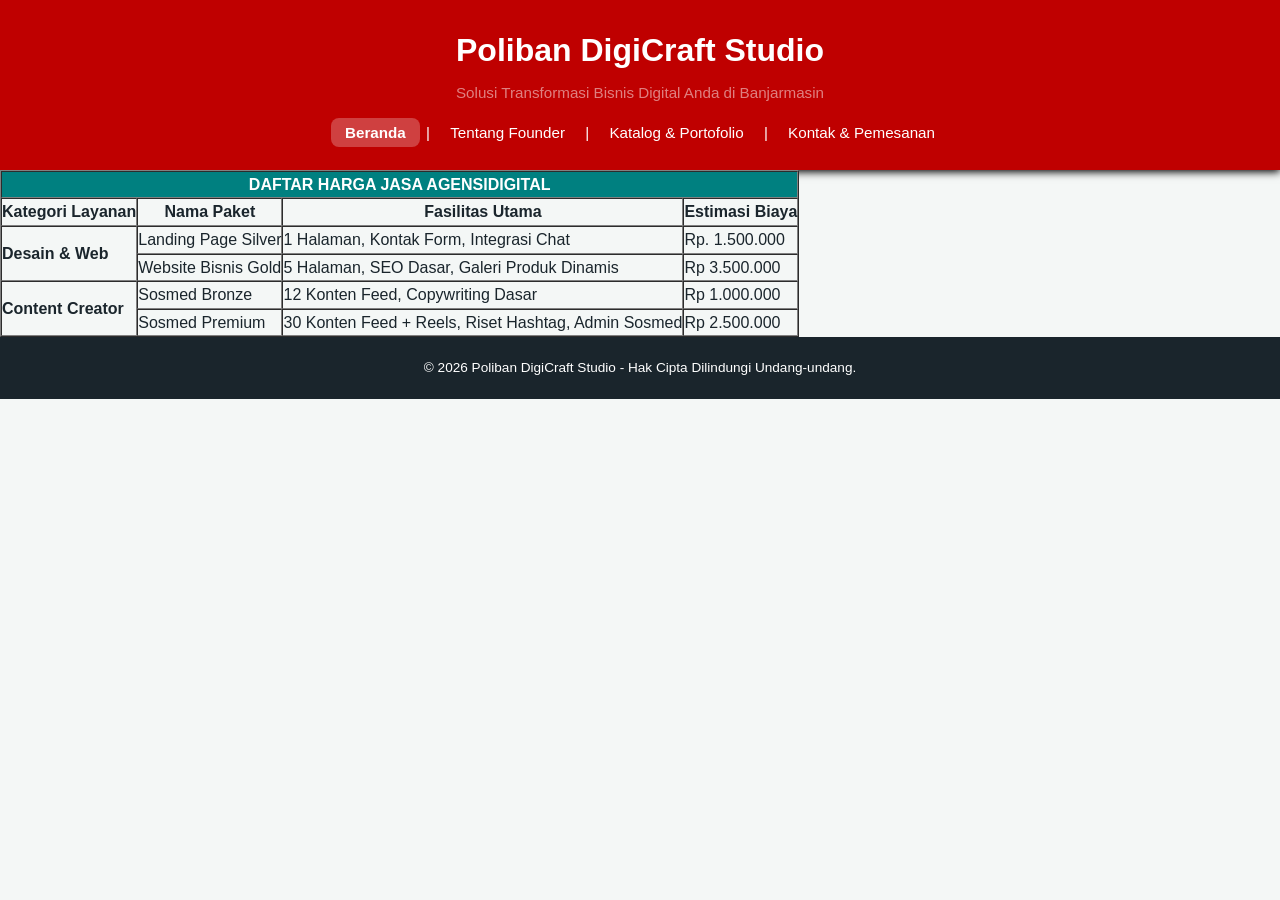
<file: index.html>
<!DOCTYPE html>
<html lang="id">

<head>
    <meta charset="UTF-8">
    <meta name="viewport" content="width=device-width, initial-scale=1.0">
    <title>Katalog Jasa & Portofolio - Poliban DigiCraft Studio</title>
    <!-- 1. MENGHUBUNGKAN EXTERNAL CSS GLOBAL-->
    <link rel="stylesheet" href="style.css">
</head>

<body>
    <!-- BAGIAN HEADER  NAVIGASI GLOBAL -->
    <header>
        <div class="container">
            <h1>Poliban DigiCraft Studio</h1>
            <p>Solusi Transformasi Bisnis Digital Anda di Banjarmasin</p>
            <nav>
                <a href="index.html" class="active"><b>Beranda</b></a> |
                <a href="tentang.html">Tentang Founder</a> |
                <a href="produk.html">Katalog & Portofolio</a> |
                <a href="kontak.html">Kontak & Pemesanan</a>
            </nav>
        </div>
    </header>
    <section>
        <table border="1" cellpadding="8" cellspacing="0">
            <thead>
                <tr bgcolor="#008080">
                    <!-- Judul Tabel Menggunakan Colspan agar memanjang di 4 kolom-->
                    <th colspan="4">
                        <font color="white">DAFTAR HARGA JASA AGENSIDIGITAL</font>
                    </th>
                </tr>
                <tr bgcolor="#F4F7F6">
                    <th>Kategori Layanan</th>
                    <th>Nama Paket</th>
                    <th>Fasilitas Utama</th>
                    <th>Estimasi Biaya</th>
                </tr>
            </thead>
            <tbody>
                <tr>
                    <!-- Kategori Web Menggabungkan 2 Baris Vertikal Menggunakan Rowspan-->
                    <td rowspan="2"><b>Desain & Web</b></td>
                    <td>Landing Page Silver</td>
                    <td>1 Halaman, Kontak Form, Integrasi Chat</td>
                    <td>Rp. 1.500.000</td>
                </tr>
                <tr>
                    <td>Website Bisnis Gold</td>
                    <td>5 Halaman, SEO Dasar, Galeri Produk Dinamis</td>
                    <td>Rp 3.500.000</td>
                </tr>
                <tr>
                    <!-- Kategori Content Menggabungkan 2 Baris Vertikal Menggunakan Rowspan-->
                    <td rowspan="2"><b>Content Creator</b></td>
                    <td>Sosmed Bronze</td>
                    <td>12 Konten Feed, Copywriting Dasar</td>
                    <td>Rp 1.000.000</td>
                </tr>
                <tr>
                    <td>Sosmed Premium</td>
                    <td>30 Konten Feed + Reels, Riset Hashtag, Admin Sosmed</td>
                    <td>Rp 2.500.000</td>
                </tr>
            </tbody>
        </table>
    </section>

    <!-- FOOTER GLOBAL -->
    <footer>
        <div class="container">
            <p>&copy; 2026 Poliban DigiCraft Studio - Hak Cipta Dilindungi Undang-undang.</p>
        </div>
    </footer>
</body>

</html>
</file>
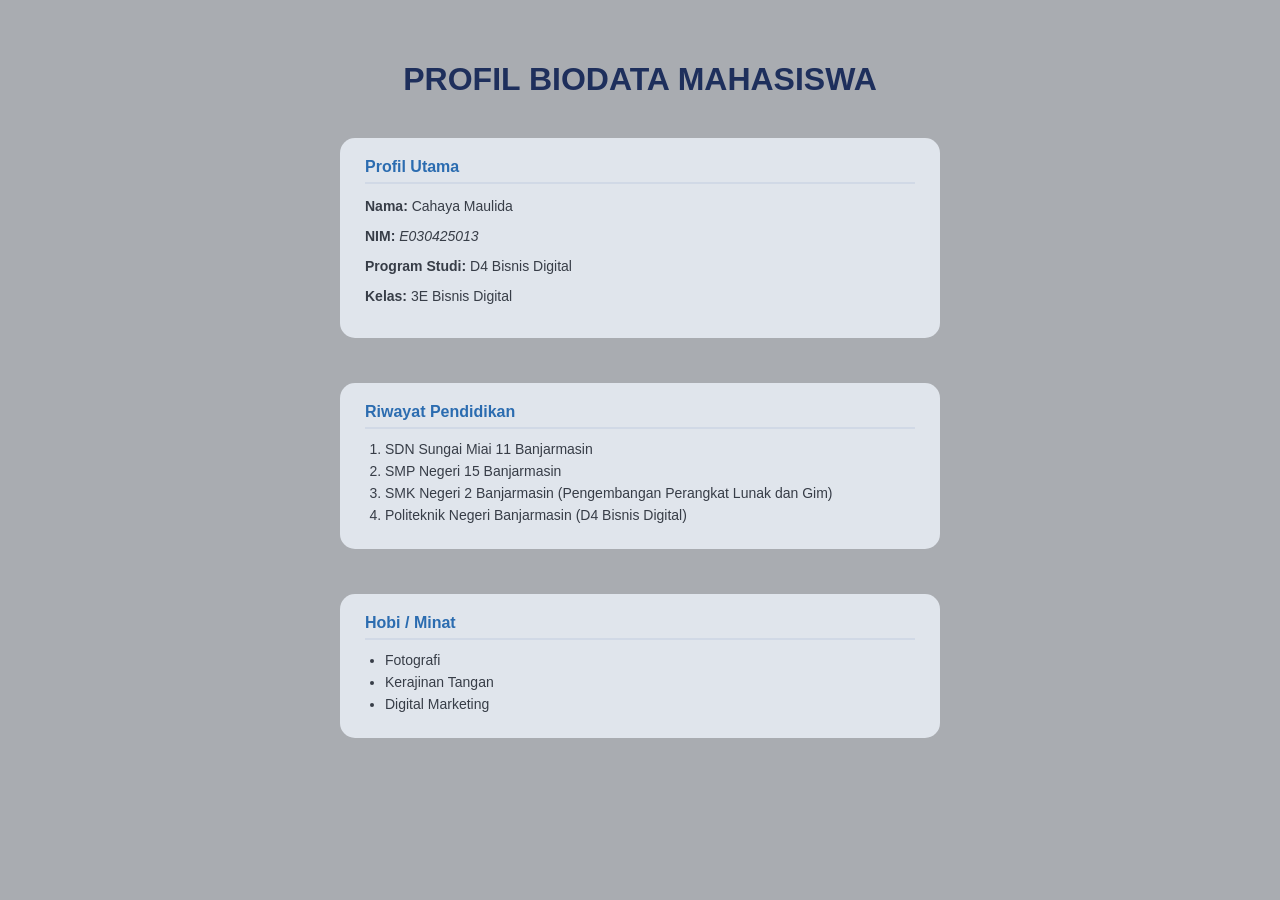
<file: biodata.html>
<!DOCTYPE html>
<html lang="en">

<head>
    <meta charset="UTF-8">
    <meta name="viewport" content="width=device-width, initial-scale=1.0">
    <title>Biodata</title>
    <link rel="stylesheet" href="style-biodata.css">
</head>


<body>
    <h1>PROFIL BIODATA MAHASISWA</h1>

    <!-- (1) Profil Utama -->
    <div>
        <h2>Profil Utama</h2>
        <p><strong>Nama: </strong>Cahaya Maulida</p>
        <p><strong>NIM: </strong><em>E030425013</em></p>
        <p><strong>Program Studi: </strong>D4 Bisnis Digital</p>
        <p><strong>Kelas: </strong> 3E Bisnis Digital</p>
    </div>

    <!-- (2) Riwayat Pendidikan -->
    <div>
        <h2>Riwayat Pendidikan</h2>
        <ol>
            <li>SDN Sungai Miai 11 Banjarmasin</li>
            <li>SMP Negeri 15 Banjarmasin</li>
            <li>SMK Negeri 2 Banjarmasin (Pengembangan Perangkat Lunak dan Gim)</li>
            <li>Politeknik Negeri Banjarmasin (D4 Bisnis Digital)</li>
        </ol>
    </div>

    <!-- (3) Hobi/Minat -->
    <div>
        <h2>Hobi / Minat</h2>
        <ul>
            <li>Fotografi</li>
            <li>Kerajinan Tangan</li>
            <li>Digital Marketing</li>
        </ul>
    </div>

</body>

</html>
</file>
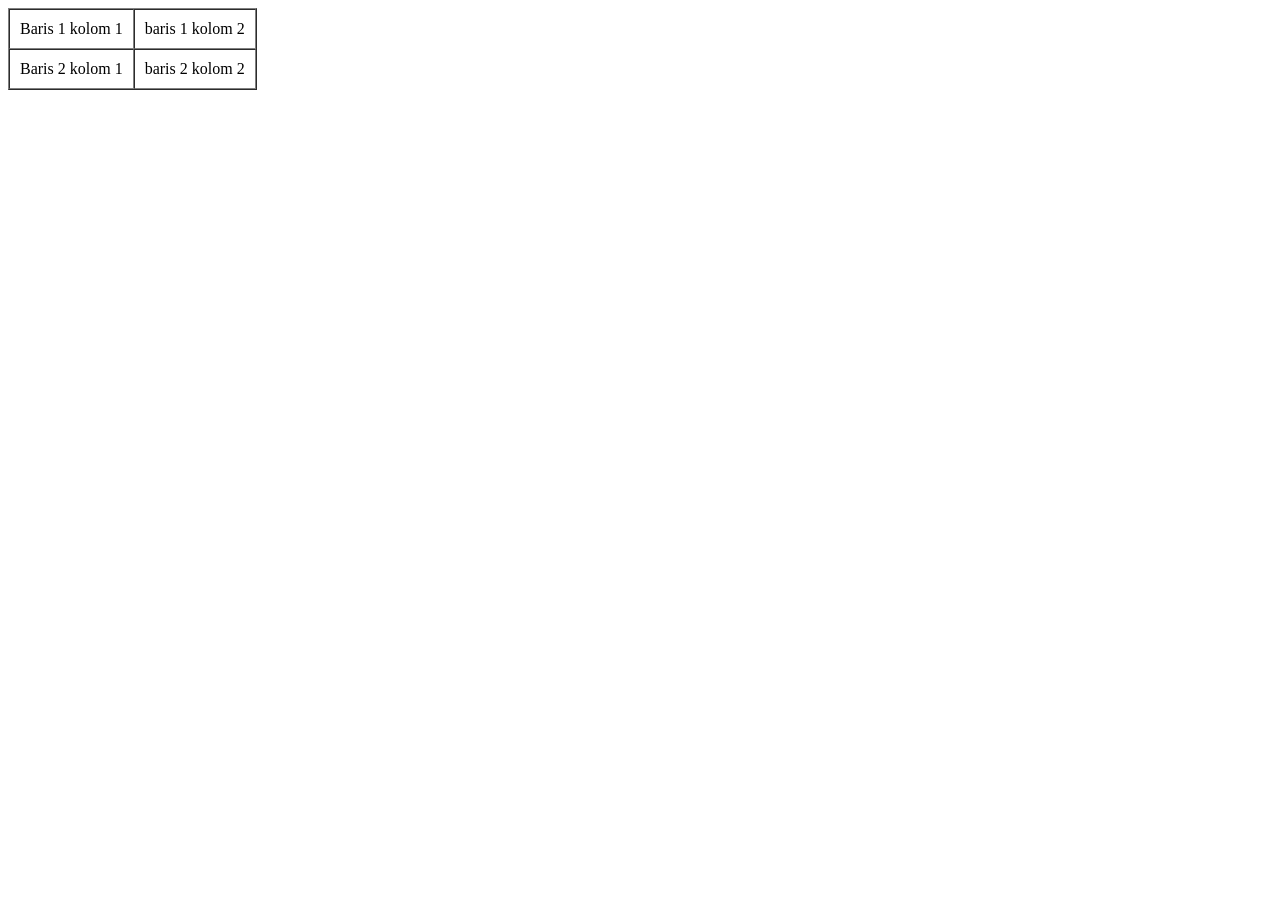
<file: cth.html>
<!DOCTYPE html>
<html>
<head>
    <title>Belajar Membuat Tabel HTML</title>
</head>
<body>

    <table border="1" cellpadding="10" cellspacing ="0">
        <tr>
            <td>Baris 1 kolom 1</td>
            <td>baris 1 kolom 2</td>
        </tr>
        <tr>
            <td>Baris 2 kolom 1</td>
            <td>baris 2 kolom 2</td>
        </tr>
    </table>
</body>
</html>
</file>
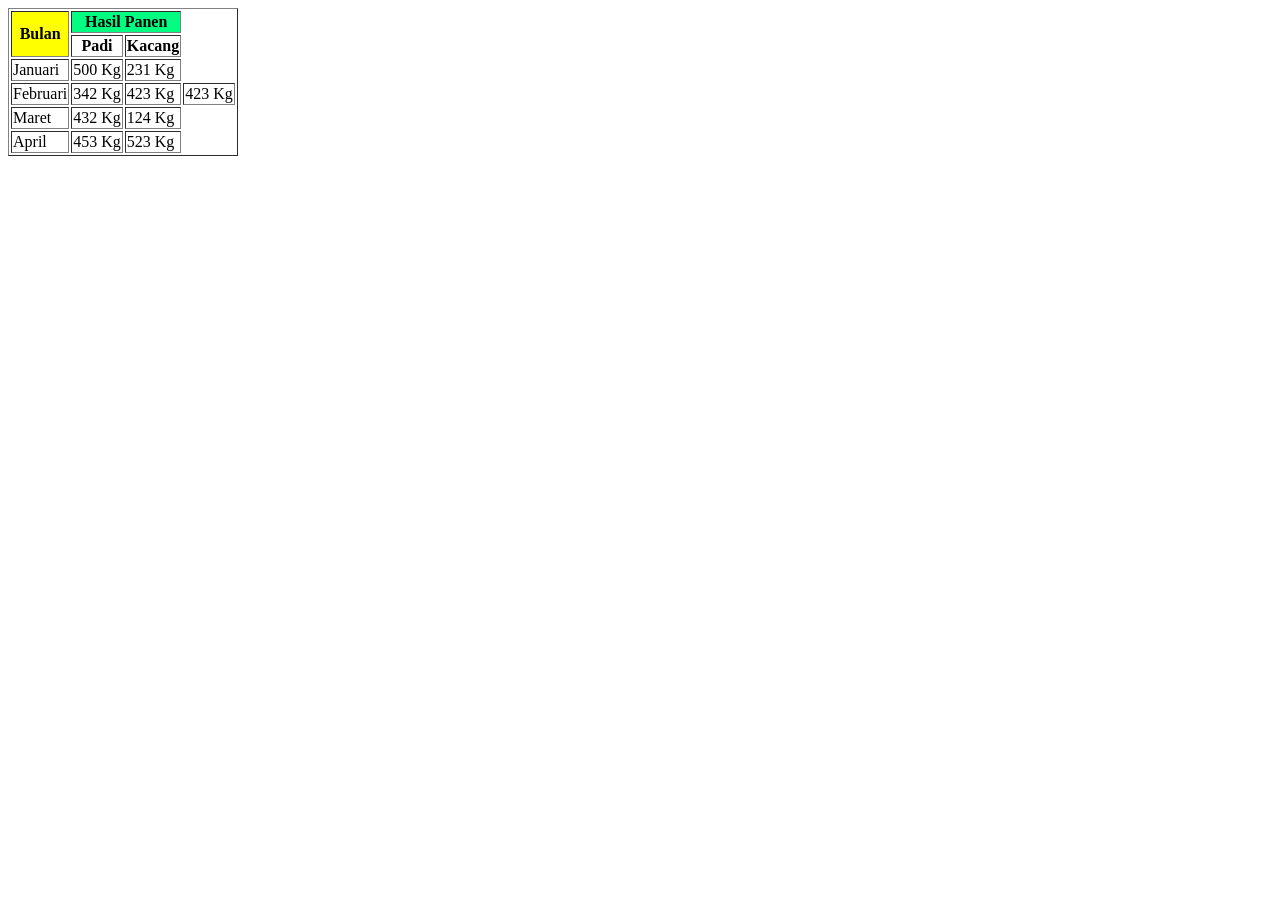
<file: cth2.html>
<!DOCTYPE html>
<html>
    <head>
        <title>Belajar Membuat Tabel HTML</title>
</head>
<body>
    <table border="1">
        <tr>
            <th rowspan="2" bgcolor="yellow">Bulan</th>
            <th colspan="2" bgcolor="#00ff80">Hasil Panen</th>
        </tr>
        <tr>
            <th>Padi</th>
            <th>Kacang</th>
        </tr>
        <tr>
            <td>Januari</td>
            <td>500 Kg</td>
            <td>231 Kg</td>
        </tr>
        <tr>
            <td>Februari</td>
            <td>342 Kg</td>
            <td>423 Kg</td>
            <td>423 Kg</td>
        </tr>
        <tr>
            <td>Maret</td>
            <td>432 Kg</td>
            <td>124 Kg</td>
        </tr>
        <tr>
            <td>April</td>
            <td>453 Kg</td>
            <td>523 Kg</td>
        </tr>
    </table>

</body>
</html>
</file>
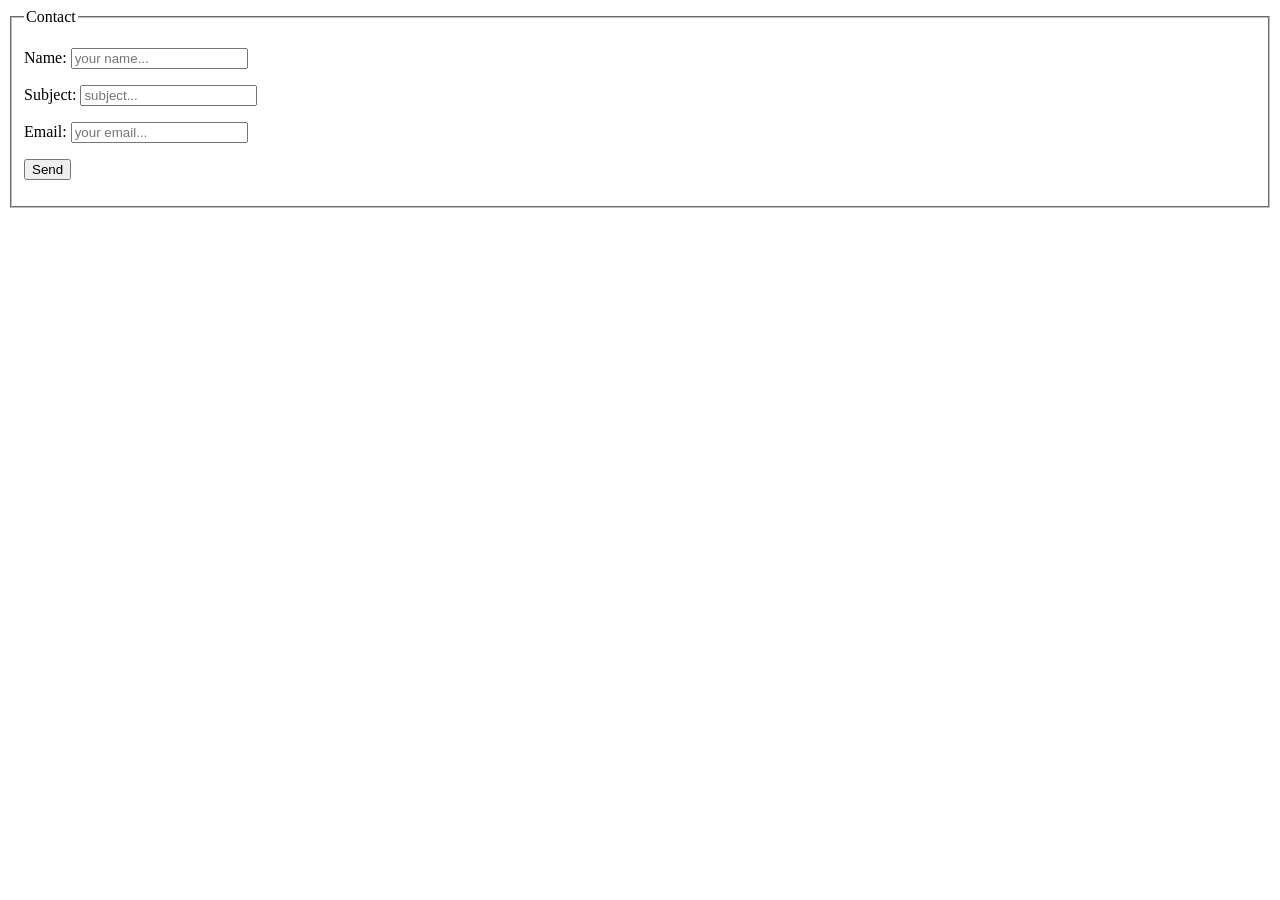
<file: form.html>
<!DOCTYPE html>
<html>
<head>
    <title>Contact Us</title>
</head>
<body>
    <form action="contact.php" method="POST">
        <fieldset>
        <legend>Contact</legend>
        <p>
            <label>Name:</label>
            <input type="text" name="name" placeholder="your name..." />
        </p>
        <p>
            <label>Subject:</label>
            <input type="text" name="subject" placeholder="subject..." />
        </p>
        <p>
            <label>Email:</label>
            <input type="email" name="email" placeholder="your email..." />
        </p>
        <p>
            <input type="submit" name="submit" value="Send" />
        </p>
        </fieldset>
    </form>
</body>
</html>
</file>
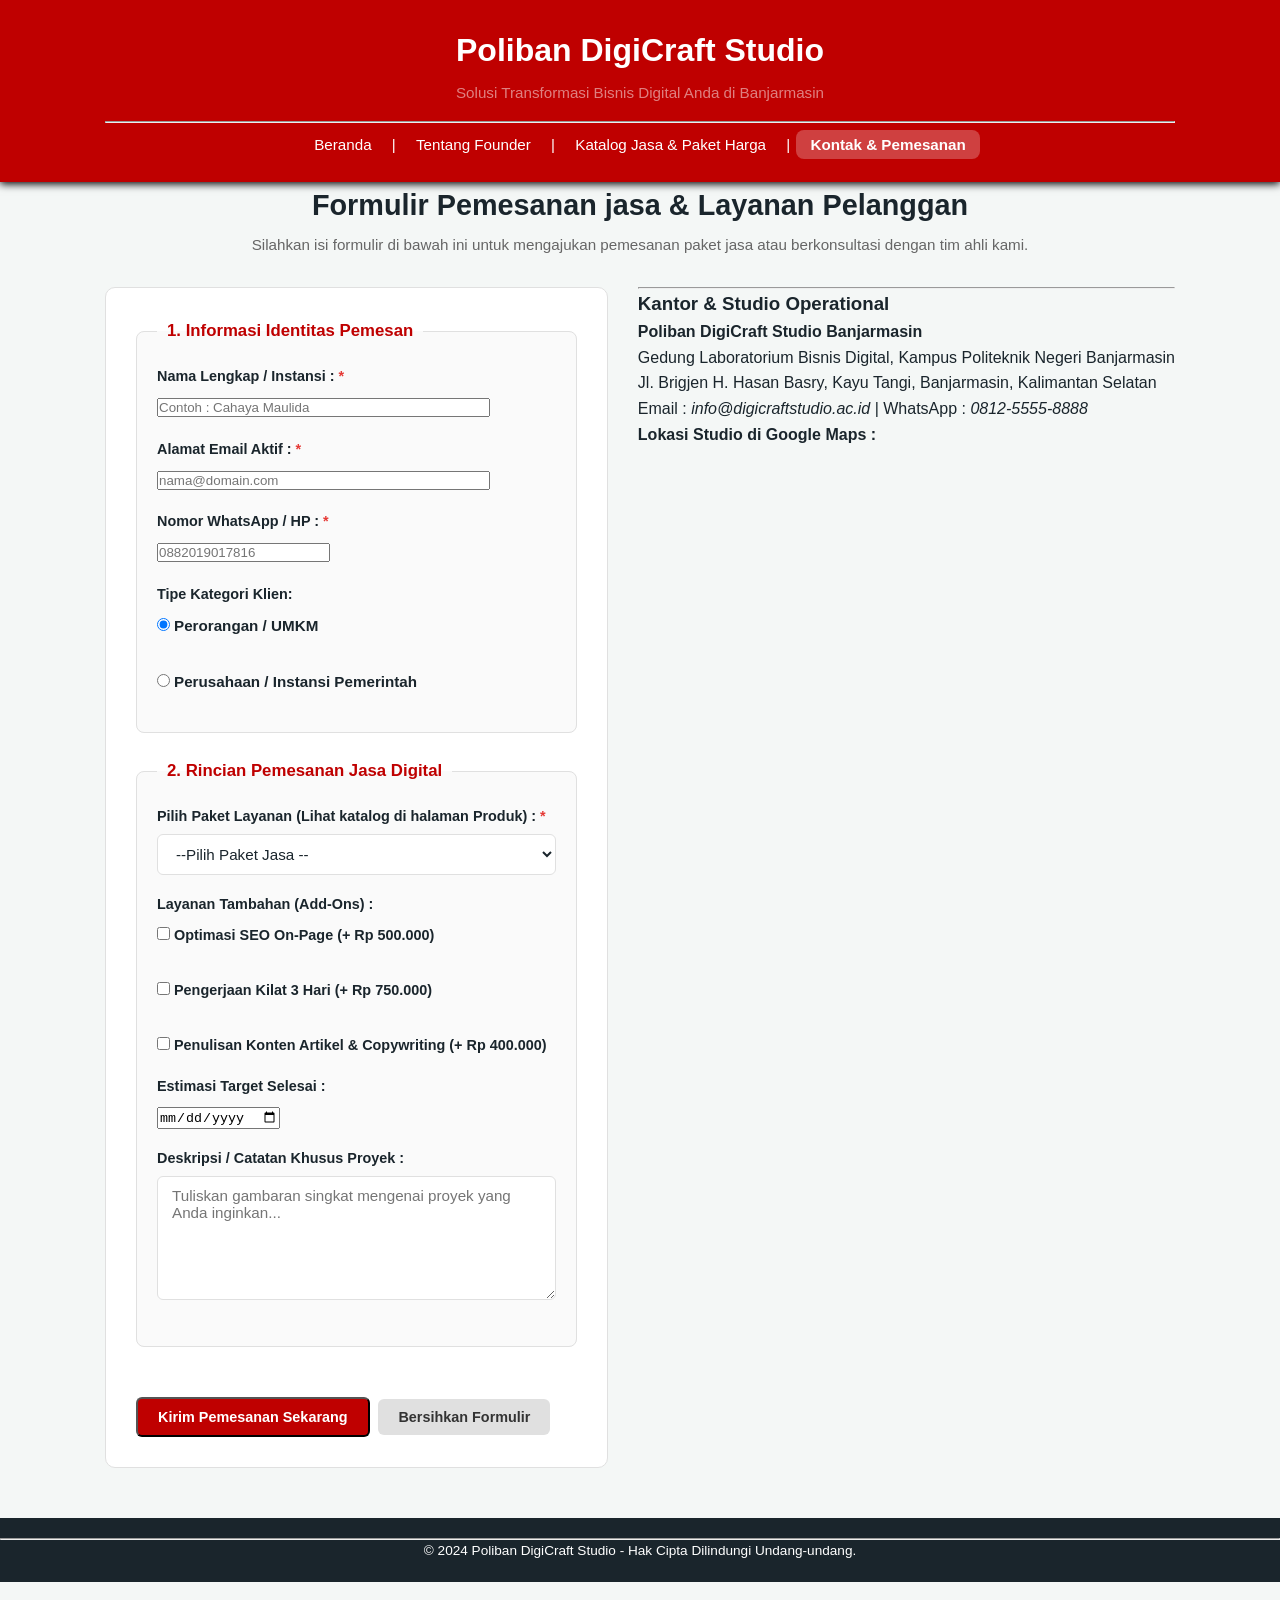
<file: kontak.html>
<!DOCTYPE html>
<html lang="en">

<head>
    <meta charset="UTF-8">
    <meta name="viewport" content="width=device-width, initial-scale=1.0">
    <title>Kontak & Pemesanan - Poliban DigiCraft Studio</title>
    <link rel="stylesheet" href="style.css">
</head>

<body>
    <!--Bagian Kepala Halaman (Header & Navigasi)-->
    <header>
        <div class="container">
            <h1>Poliban DigiCraft Studio</h1>
            <p>Solusi Transformasi Bisnis Digital Anda di Banjarmasin</p>
            <hr>
            <nav>
                <a href="index.html">Beranda</a> |
                <a href="tentang.html">Tentang Founder</a> |
                <a href="produk.html">Katalog Jasa & Paket Harga</a> |
                <a href="kontak.html" class="active">Kontak & Pemesanan</a>
            </nav>
        </div>
    </header>

    <main class="container">
        <section class="section">
            <h2 class="section-title">Formulir Pemesanan jasa & Layanan Pelanggan</h2>
            <p class="section-subtitle">Silahkan isi formulir di bawah ini untuk mengajukan pemesanan
                paket jasa atau berkonsultasi dengan tim ahli kami.</p>

            <div class="contact-wrapper">
                <div class="contact-form-card">
                    <form action="#" method="POST">
                        <!-- Grup 1: Data Diri Pelanggan-->
                        <fieldset class="form-fieldset">
                            <legend>1. Informasi Identitas Pemesan</legend>

                            <div class="form-group">
                                <label for="nama_lengkap">Nama Lengkap / Instansi : <span
                                        class="required">*</span></label>
                                <input type="text" id="nama_lengkap" name="nama_lengkap"
                                    placeholder="Contoh : Cahaya Maulida" size="40" required>
                            </div>

                            <div class="form-group">
                                <label for="email_pemesan">Alamat Email Aktif : <span class="required">*</span></label>
                                <input type="email" id="email_pemesan" name="email_pemesan"
                                    placeholder="nama@domain.com" size="40" required>
                            </div>

                            <div class="form-group">
                                <label for="no_whatsapp">Nomor WhatsApp / HP : <span class="required">*</span></label>
                                <input type="tel" id="no_whatsapp" name="no_whatsapp" placeholder="0882019017816"
                                    required>
                            </div>

                            <div class="form-group">
                                <label>Tipe Kategori Klien:</label>
                                <div class="radio-group">
                                    <label class="radio-option" for="kategori_personal">
                                        <input type="radio" id="kategori_personal" name="tipe_klien" value="Personal"
                                            checked>
                                        <span class="inline-label">Perorangan / UMKM</span>
                                    </label>&nbsp;&nbsp;
                                    <label class="radio-option" for="kategori_korporat">
                                        <input type="radio" id="kategori_korporat" name="tipe_klien" value="Korporat">
                                        <span class="inline-label">Perusahaan / Instansi Pemerintah</span>
                                    </label>
                                </div>
                            </div>
                        </fieldset>
                        <!-- Grup 2: Detail Pemesanan Layanan-->
                        <fieldset class="form-fieldset">
                            <legend><b>2. Rincian Pemesanan Jasa Digital</b></legend>

                            <div class="form-group">
                                <label for="pilih_paket">Pilih Paket Layanan (Lihat katalog di halaman Produk) : <span
                                        class="required">*</span></label>
                                <select id="pilih_paket" name="pilih_paket" required>
                                    <option value="">--Pilih Paket Jasa --</option>
                                    <option value="Silver">Paket Silver Branding (Rp 1.500.000)</option>
                                    <option value="Gold">Paket Gold Web Development (Rp 3.000.000)</option>
                                    <option value="Platinum">Paket Platinum Full Digital Transformation (Rp 5.000.000)
                                    </option>
                                    <option value="Custom">Konsultasi Custom Project</option>
                                </select>
                            </div>

                            <div class="form-group">
                                <label>Layanan Tambahan (Add-Ons) :</label>
                                <div class="checkbox-group">
                                    <label class="checkbox-option" for="addon_seo">
                                        <input type="checkbox" id="addon_seo" name="addons[]"
                                            value="SEO Optimization"> Optimasi SEO On-Page (+ Rp 500.000)
                                    </label><br>
                                    <label class="checkbox-option" for="addon_express">
                                        <input type="checkbox" id="addon_express" name="addons[]"
                                            value="Express Delivery"> Pengerjaan Kilat 3 Hari (+ Rp 750.000)
                                    </label><br>
                                    <label class="checkbox-option" for="addon_content">
                                        <input type="checkbox" id="addon_content" name="addons[]"
                                            value="Content Writing"> Penulisan Konten Artikel & Copywriting (+ Rp 400.000)
                                    </label>
                                </div>
                            </div>

                            <div class="form-group">
                                <label for="target_selesai">Estimasi Target Selesai :</label>
                                <input type="date" id="target_selesai" name="target_selesai">
                            </div>

                            <div class="form-group">
                                <label for="detail_pesanan">Deskripsi / Catatan Khusus Proyek :</label>
                                <textarea id="detail_pesanan" name="detail_pesanan" rows="6" cols="50"
                                    placeholder="Tuliskan gambaran singkat mengenai proyek yang Anda inginkan..."></textarea>
                            </div>
                        </fieldset>
                        <br>

                        <!-- Tombol Aksi -->
                        <button type="submit" class="btn-primary">Kirim Pemesanan Sekarang</button>&nbsp;
                        <button type="reset" class="btn-secondary">Bersihkan Formulir</button>
                    </form>
                </div>

                <!-- Bagian Informasi Alamat & Peta Studio -->
                <section>
                    <hr>
                    <h3>Kantor & Studio Operational</h3>
                    <p><b>Poliban DigiCraft Studio Banjarmasin</b><br>
                        Gedung Laboratorium Bisnis Digital, Kampus Politeknik Negeri Banjarmasin<br>
                        Jl. Brigjen H. Hasan Basry, Kayu Tangi, Banjarmasin, Kalimantan Selatan<br>
                        Email : <i>info@digicraftstudio.ac.id</i> | WhatsApp : <i>0812-5555-8888</i></p>

                    <h4>Lokasi Studio di Google Maps :</h4>
                    <iframe
                        src="https://www.google.com/maps/embed?pb=!1m18!1m12!1m3!1d3983.2197196346174!2d114.5819303!3d-3.2956939!2m3!1f0!2f0!3f0!3m2!1i1024!2i768!4f13.1!3m3!1m2!1s0x2de423a80d47ba6b%3A0x8f5abfaddfe5a2d7!2sPoliteknik%20Negeri%20Banjarmasin!5e0!3m2!1sid!2sid!4v1791271199568!5m2!1sid!2sid"
                        width="100%" height="250" style="border:0;" allowfullscreen="" loading="lazy"
                        referrerpolicy="strict-origin-when-cross-origin"></iframe>
                </section>
            </div>
        </section>
    </main>

    <footer>
        <hr>
        <p align="center">&copy; 2024 Poliban DigiCraft Studio - Hak Cipta Dilindungi Undang-undang.</p>
    </footer>
</body>

</html>
</file>
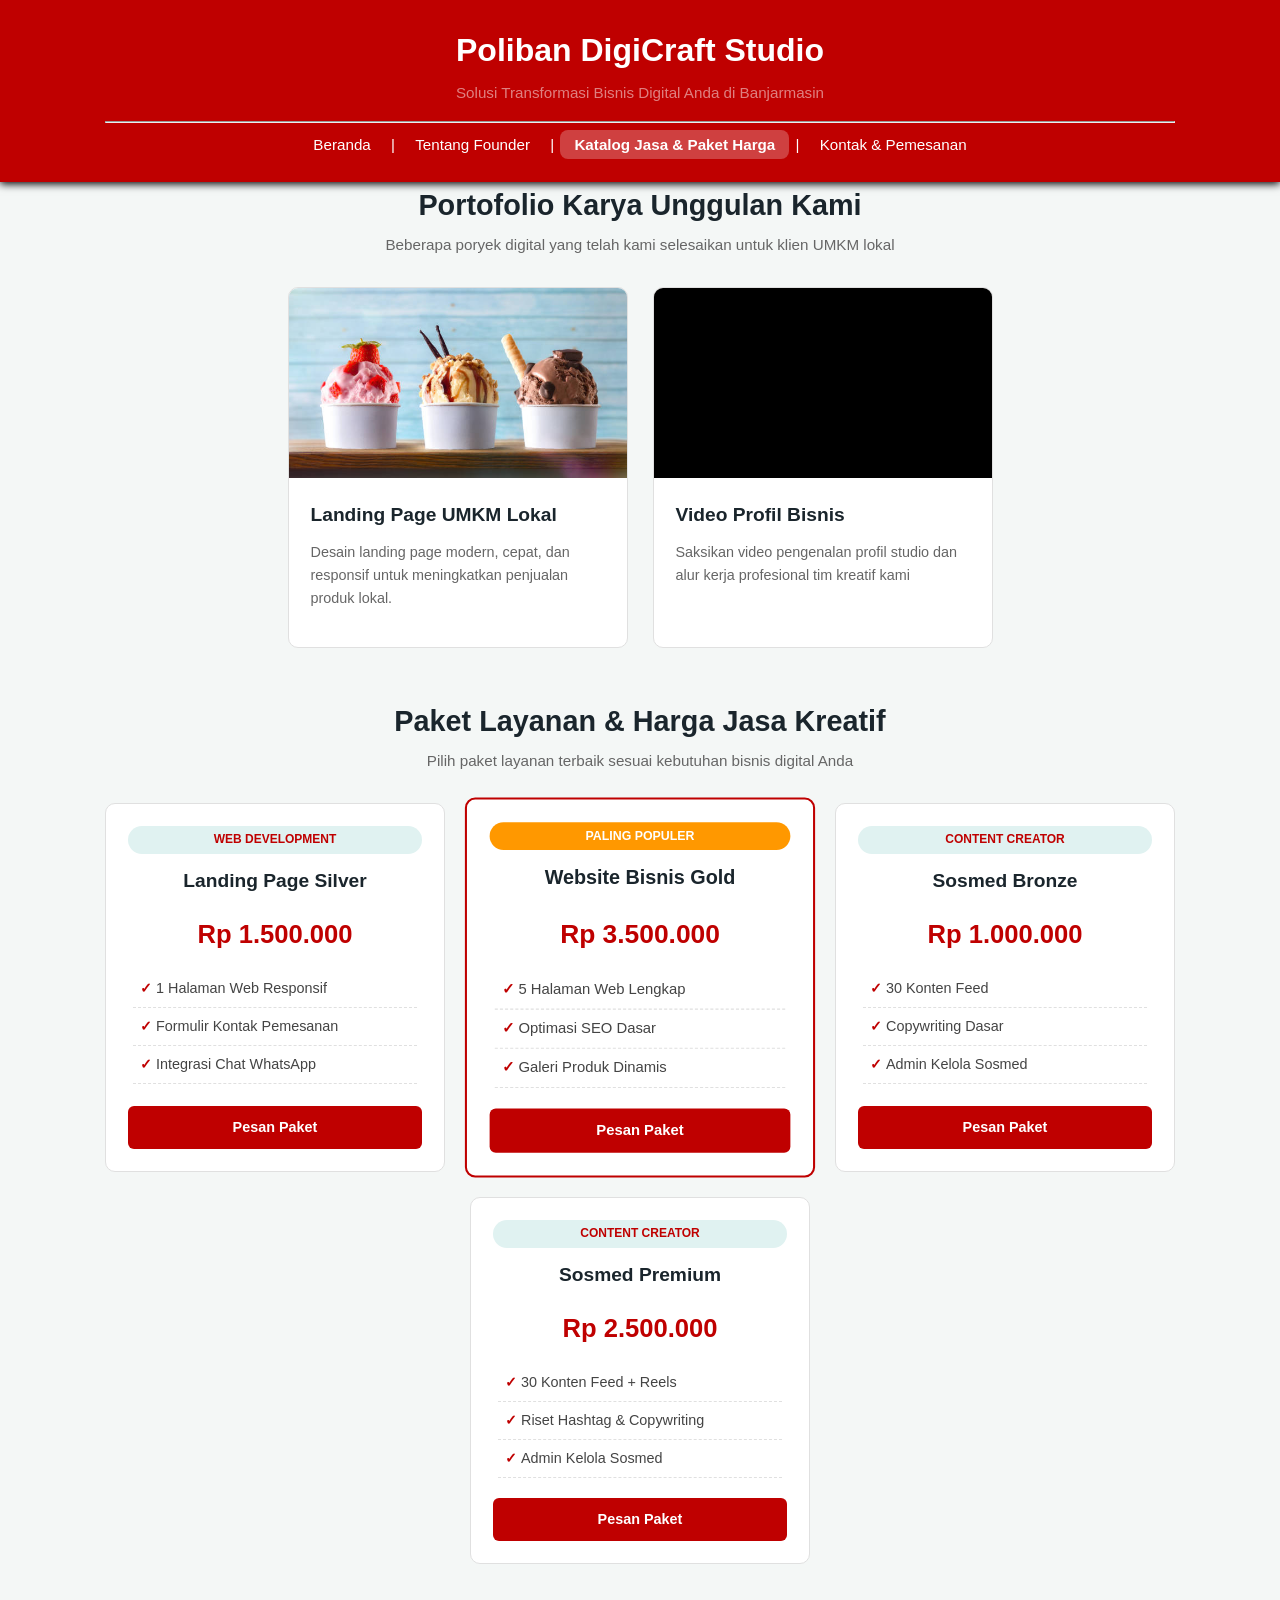
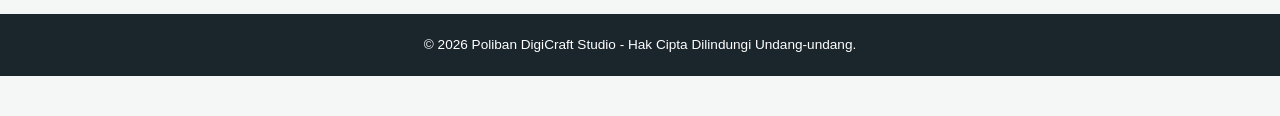
<file: produk.html>
<!DOCTYPE html>
<html lang="en">

<head>
    <meta charset="UTF-8">
    <meta name="viewport" content="width=device-width, initial-scale=1.0">
    <title>Katalog Produk & Portofolio - Poliban DigiCraft Studio</title>
    <link rel="stylesheet" href="style.css">
</head>

<body>
    <!--Bagian Kepala Halaman (Header & Navigasi)-->
    <header>
        <div class="container">
            <h1>Poliban DigiCraft Studio</h1>
            <p>Solusi Transformasi Bisnis Digital Anda di Banjarmasin</p>
            <hr>
            <nav>
                <a href="index.html">Beranda</a> |
                <a href="tentang.html">Tentang Founder</a> |
                <a href="produk.html" class="active"><b>Katalog Jasa & Paket Harga</b></a> |
                <a href="kontak.html">Kontak & Pemesanan</a>
            </nav>
        </div>
    </header>

    <main class="container">
        <!-- SEKSI PORTOFOLIO UTAMA (CARD LAYOUT) -->
        <section class="section">
            <h2 class="section-title">Portofolio Karya Unggulan Kami</h2>
            <p class="section-subtitle">Beberapa poryek digital yang telah kami selesaikan untuk klien UMKM lokal</p>

            <div class="card-grid">
                <!-- Kartu Portofolio 1 -->
                <article class="card">
                    <img src="gambar/3eskrim.jpg" alt="Mockup Desain Landing Page Agensi" class="card-img">
                    <div class="card-body">
                        <h3 class="card-title">Landing Page UMKM Lokal</h3>
                        <p class="card-text">Desain landing page modern, cepat, dan responsif untuk meningkatkan
                            penjualan produk lokal.</p>
                    </div>
                </article>

                <!-- Kartu Portofolio 2 (Video Profile) -->
                <article class="card">
                    <div class="video-container">
                        <iframe src="https://www.youtube.com/embed/3-DZNL9TNfc?si=VmYYWakv_bYtQ04w"
                            title="YouTube video player" allowfullscreen></iframe>
                    </div>
                    <div class="card-body">
                        <h3 class="card-title">Video Profil Bisnis</h3>
                        <p class="card-text">Saksikan video pengenalan profil studio dan alur kerja profesional tim
                            kreatif kami</p>
                    </div>
                </article>
            </div>
        </section>

        <!-- SEKSI KATALOG PAKET LAYANAN (PRICING CARDS) -->
        <section class="section">
            <h2 class="section-title">Paket Layanan & Harga Jasa Kreatif</h2>
            <p class="section-subtitle">Pilih paket layanan terbaik sesuai kebutuhan bisnis digital Anda</p>

            <section>
                <div class="card-grid">
                    <!-- Paket 1: Landing Page Silver -->
                    <article class="card pricing-card">
                        <div class="card-body">
                            <span class="badge">Web Development</span>
                            <h3 class="card-title">Landing Page Silver</h3>
                            <p class="card-price">Rp 1.500.000</p>
                            <ul class="card-features">
                                <li>1 Halaman Web Responsif</li>
                                <li>Formulir Kontak Pemesanan</li>
                                <li>Integrasi Chat WhatsApp</li>
                            </ul>
                            <a href="kontak.html" class="btn-primary">Pesan Paket</a>
                        </div>
                    </article>


                    <!-- Paket 2: Website Bisnis Gold -->
                    <article class="card pricing-card featured">
                        <div class="card-body">
                            <span class="badge badge-featured">Paling Populer</span>
                            <h3 class="card-title">Website Bisnis Gold</h3>
                            <p class="card-price">Rp 3.500.000</p>
                            <ul class="card-features">
                                <li>5 Halaman Web Lengkap</li>
                                <li>Optimasi SEO Dasar</li>
                                <li>Galeri Produk Dinamis</li>
                            </ul>
                            <a href="kontak.html" class="btn-primary">Pesan Paket</a>
                        </div>
                    </article>

                    <article class="card pricing-card">
                        <div class="card-body">
                            <span class="badge">Content Creator</span>
                            <h3 class="card-title">Sosmed Bronze</h3>
                            <p class="card-price">Rp 1.000.000</p>
                            <ul class="card-features">
                                <li>30 Konten Feed</li>
                                <li>Copywriting Dasar</li>
                                <li>Admin Kelola Sosmed</li>
                            </ul>
                            <a href="kontak.html" class="btn-primary">Pesan Paket</a>
                        </div>
                    </article>

                    <!-- Paket 3: Sosmed Premium -->
                    <article class="card pricing-card">
                        <div class="card-body">
                            <span class="badge">Content Creator</span>
                            <h3 class="card-title">Sosmed Premium</h3>
                            <p class="card-price">Rp 2.500.000</p>
                            <ul class="card-features">
                                <li>30 Konten Feed + Reels</li>
                                <li>Riset Hashtag & Copywriting</li>
                                <li>Admin Kelola Sosmed</li>
                            </ul>
                            <a href="kontak.html" class="btn-primary">Pesan Paket</a>
                        </div>
                    </article>
                </div>
            </section>
    </main>

    <!-- FOOTER GLOBAL -->
    <footer>
        <div class="container">
            <p>&copy; 2026 Poliban DigiCraft Studio - Hak Cipta Dilindungi Undang-undang.</p>
        </div>
    </footer>
</body>

</html>
</file>
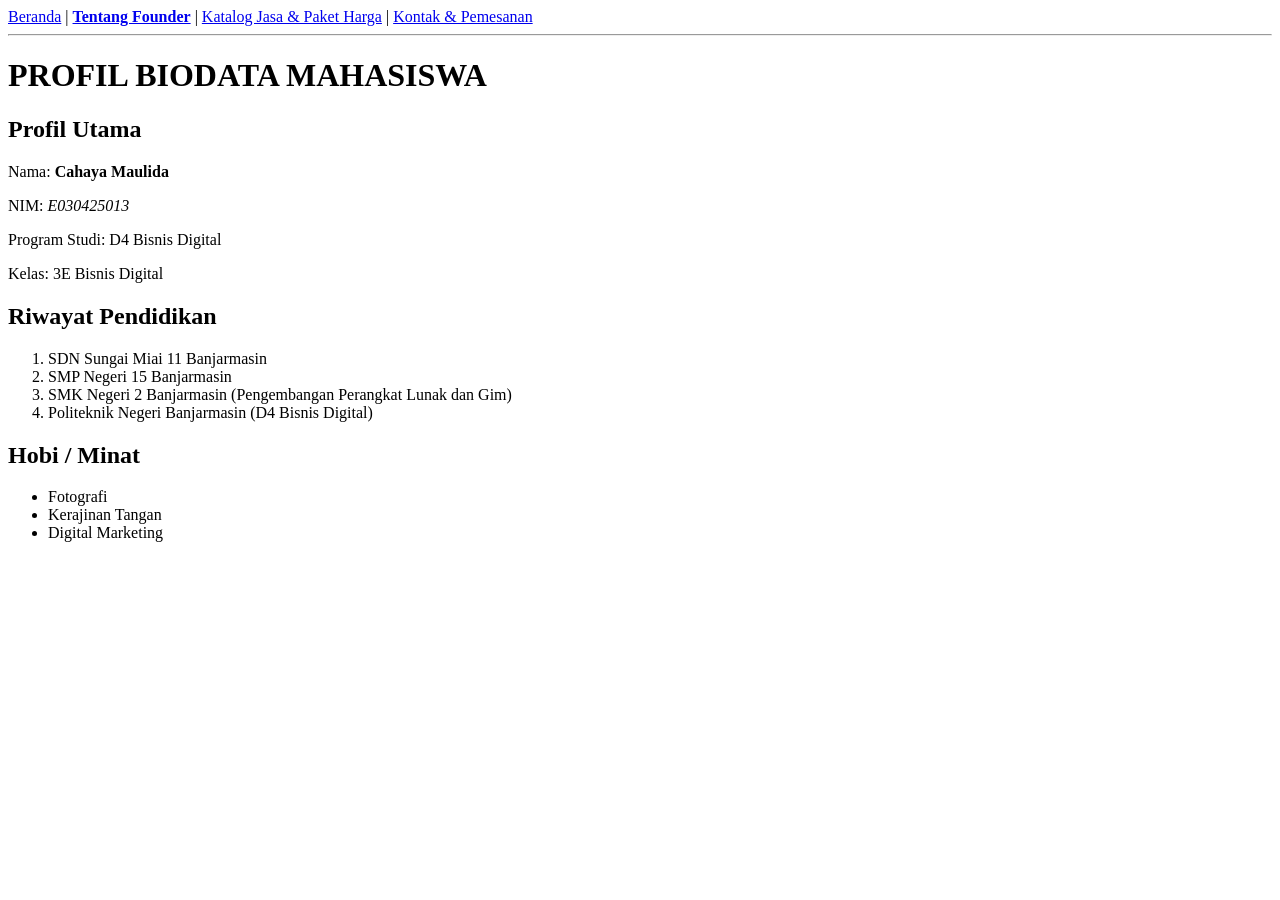
<file: tentang.html>
<!DOCTYPE html>
<html lang="id">
<head>
    <meta charset="UTF-8">
    <meta name="viewport" content="width=device-width, initial-scale=1.0">
    <title>Profil Biodata Mahasiswa</title>
</head>
<body>
 <nav>
        <a href="index.html">Beranda</a> |
        <a href="tentang.html"><b>Tentang Founder</b></a> |
        <a href="produk.html">Katalog Jasa & Paket Harga</a> |
        <a href="kontak.html">Kontak & Pemesanan</a>
    </nav>
    <hr>

    <h1>PROFIL BIODATA MAHASISWA</h1>

    <!-- (1) Profil Utama -->
    <div>
        <h2>Profil Utama</h2>
        <p><span>Nama:</span> <strong>Cahaya Maulida</strong></p>
        <p><span>NIM:</span> <em>E030425013</em></p>
        <p><span>Program Studi:</span> D4 Bisnis Digital</p>
        <p><span>Kelas:</span> 3E Bisnis Digital</p>
    </div>

    <!-- (2) Riwayat Pendidikan -->
    <div>
        <h2>Riwayat Pendidikan</h2>
        <ol>
            <li>SDN Sungai Miai 11 Banjarmasin</li>
            <li>SMP Negeri 15 Banjarmasin</li>
            <li>SMK Negeri 2 Banjarmasin (Pengembangan Perangkat Lunak dan Gim)</li>
            <li>Politeknik Negeri Banjarmasin (D4 Bisnis Digital)</li>
        </ol>
    </div>

    <!-- (3) Hobi/Minat -->
    <div>
        <h2>Hobi / Minat</h2>
        <ul>
            <li>Fotografi</li>
            <li>Kerajinan Tangan</li>
            <li>Digital Marketing</li>
        </ul>
    </div>

</body>
</html>
</file>
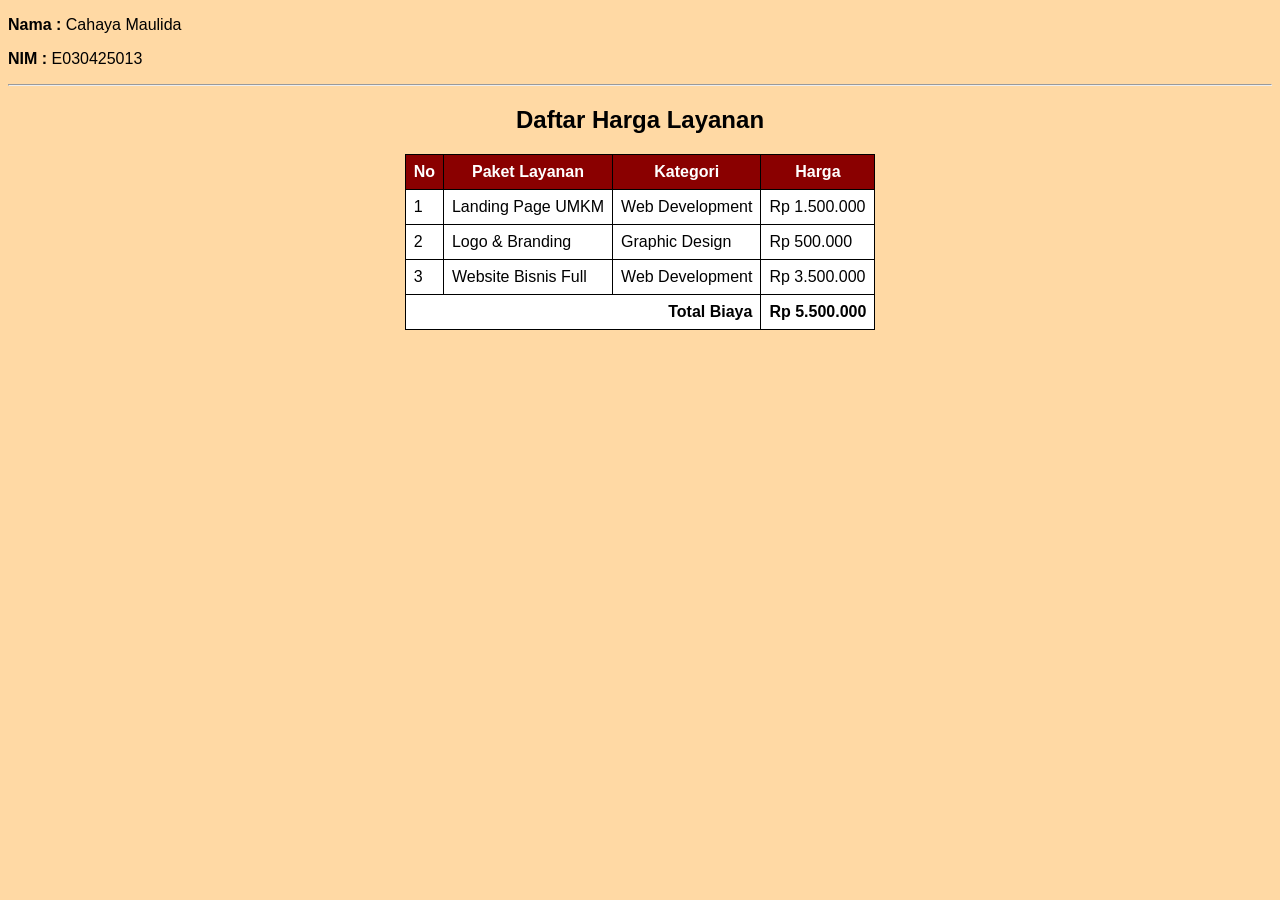
<file: kuis/kuis-css.html>
<!DOCTYPE html>
<html lang="en">

<head>
    <meta charset="UTF-8">
    <meta name="viewport" content="width=device-width, initial-scale=1.0">
    <title>Daftar Harga Layanan</title>
    <link rel="stylesheet" href="stylekuis.css">
</head>

<body>
    <div>
        <p><span><strong>Nama :</strong> Cahaya Maulida</span></p>
        <p><span><strong>NIM :</strong> E030425013</span></p>
        <hr>
    </div>

    <section>
        <h2>Daftar Harga Layanan</h2>
        <table>
            <thead>
                <tr>
                    <th>No</th>
                    <th>Paket Layanan</th>
                    <th>Kategori</th>
                    <th>Harga</th>
                </tr>
            </thead>
            <tbody>
                <tr>
                    <td>1</td>
                    <td>Landing Page UMKM</td>
                    <td>Web Development</td>
                    <td>Rp 1.500.000</td>
                </tr>

                <tr>
                    <td>2</td>
                    <td>Logo & Branding</td>
                    <td>Graphic Design</td>
                    <td>Rp 500.000</td>
                </tr>

                <tr>
                    <td>3</td>
                    <td>Website Bisnis Full</td>
                    <td>Web Development</td>
                    <td>Rp 3.500.000</td>
                </tr>
                <tr>
                    <td colspan="3" class="total">Total Biaya</td>
                    <td><b>Rp 5.500.000</b></td>
                </tr>

            </tbody>
        </table>
    </section>
</body>

</html>
</file>
<file: style.css>
/* 1. CSS Variabel */
:root {
    --primary-color:#BF0000;
    --primary-dark: rgb(114, 9, 14);
    --secondary-color: #1A252C;
    --accent-color: #FF9800;
    --bg-light: #F4F7F6;
    --white: #FFFFFF;
    --text-muted: #666666;
    --border-color: #E0E0E0;
    --shadow-soft: 0 4px 12 px rgba(0, 0, 0, 0.08);
    --shadow-hover: 0 8px 24px rgba(0, 0, 0, 0.15);
    --transition-fast: all 0.3s ease;
}

/* 2. CSS RESET */
* {
    margin: 0;
    padding: 0;
    box-sizing: border-box;

}

body {
    font-family: 'Gill Sans', 'Gill Sans MT', Calibri, 'Trebuchet MS', sans-serif;
    line-height: 1.6;
    color: var(--secondary-color);
    background-color: var(--bg-light);
}

/* 3. LAYOUT CONTAINER */
.container {
    width: 90%;
    max-width: 1100px;
    margin: 0 auto;
    padding: 0 15px;
}

/* 4. HEADER & NAVIGASI */
header {
    background-color: var(--primary-color);
    color: var(--white);
    padding: 25px 0;
    text-align: center;
    box-shadow: 0 2px 8px rgba(0, 0, 0, 1);
}

header h1 {
    font-size: 2rem;
    margin-bottom: 5px;
}

header p {
    font-size: 0.95rem;
    opacity: 0.5;
    margin-bottom: 15px;
}


nav {
    margin-top: 10px;
    font-size: 0.95rem;
}


nav a {
    color: var(--white);
    text-decoration: none;
    padding: 6px 14px;
    margin: 0 2px;
    border-radius: 8px;
    transition: var(--transition-fast);
}

nav a:hover, nav a.active {
    background-color: rgba(255, 255, 255, 0.25);
    font-weight: bold;
}

/* 5. Main Content */
main {
    padding: 40px 0;
}

.section {
    margin-bottom: 50px;
}

.section-title {
    text-align: center;
    font-size: 1.8rem;
    color: var(--secondary-color);
    margin-bottom: 5px;
}

.section-subtitle {
    text-align: center;
    color: var(--text-muted);
    font-size: 0.95rem;
    margin-bottom: 30px;
}

/* 7. CARD GRID */
.card-grid {
    display: flex;
    flex-wrap: wrap;
    gap: 25px;
    justify-content: center;
}

/* 8. CARD */
.card {
    background-color: var(--white);
    border-radius: 10px;
    box-shadow: var(--shadow-soft);
    overflow: hidden;
    flex: 1 1 300px;
    max-width: 340px;
    display: flex;
    flex-direction: column;
    transform: var(--transition-fast);
    border: 1px solid var(--border-color);
}

.card:hover {
    transform: translateY(-8px);
    box-shadow: var(--shadow-hover);
}

.card-img {
    width: 100%;
    height: 190px;
    object-fit: cover;
}

.card-body {
    padding: 22px;
    display: flex;
    flex-direction: column;
    flex-grow: 1;
}

.card-title {
    font-size:  1.2rem;
    color: var(--secondary-color);
    margin-bottom: 10px;
}

.card-text {
    font-size: 0.9rem;
    color: var(--text-muted);
    margin-bottom: 15px;
}

.video-container {
    position: relative;
    padding-bottom: 56.25%;
    height: 0;
    overflow: hidden;
    background-color: #000;
}

.video-container iframe {
    position: absolute;
    top: 0;
    left: 0;
    width: 100%;
    height: 100%;
    border: 0;
}

.pricing-card {
    text-align: center;
    position: relative;
}

.badge {
    display: inline-block;
    padding: 4px 12px;
    font-size: 0.75rem;
    font-weight: bold;
    text-transform: uppercase;
    background-color: #E0f2f1;
    color: var(--primary-color);
    border-radius: 20px;
    margin-bottom: 12px;
}

.card-price {
    font-size: 1.6rem;
    font-weight: bold;
    color: var(--primary-color);
    margin: 8px 0 15px 0;
}

.card-features {
    list-style: none;
    margin-bottom: 20px;
    text-align: left;
    padding: 0 5px;
}

.card-features li {
    font-size: 0.9rem;
    padding: 7px;
    border-bottom: 1px dashed var(--border-color);
    color: #444;

}

.card-features li::before {
    content: "✓ ";
    color: var(--primary-color);
    font-weight: bold;
}

.btn-primary {
    display: inline-block;
    background-color: var(--primary-color);
    color: var(--white);
    padding: 10px 20px;
    text-decoration: none;
    border-radius: 6px;
    font-weight: bold;
    font-size:  0.9rem;
    text-align: center;
    margin-top: auto;
    transition: var(--transition-fast);
}

.btn-primary:hover {
    background-color: var(--primary-dark);    
    
}

.pricing-card.featured {
    border: 2px solid var(--primary-color);
    transform: scale(1.03);
}

.pricing-card.featured:hover {
    transform: scale(1.1) translateY(-8px);
}

.badge-featured {
    background-color: var(--accent-color);
    color: var(--white);
}

footer {
    background-color: var(--secondary-color);
    color: var(--white);
    text-align: center;
    padding: 20px 0;
    margin-bottom: 40px;
    font-size: 0.85rem;
}

/* 1. WADAH DUA KOLOM (layout Form & Info Studio) */
.contact-wrapper {
    display: flex;
    flex-wrap: wrap;
    gap: 30px;
    align-items: flex-start;
}

/* 2. KOLOM KIRI: KARTU FORMULIR PEMESANAN */
.contact-form-card {
    flex: 2 1 500px;
    background-color: var(--white);
    padding: 30px;
    border-radius: 10px;
    box-shadow: var(--shadow-soft);
    border: 1px solid var(--border-color);
}

/* Penataan Fieldset & Legend */
.form-fieldset {
    border: 1px solid var(--border-color);
    border-radius: 8px;
    padding: 20px;
    margin-bottom: 25px;
    background-color: #fafafa;
}

.form-fieldset legend {
    font-weight: bold;
    color: var(--primary-color);
    padding: 0 10px;
    font-size: 1.05rem;
}

/* Grup Form & Label */
.form-group {
    margin-bottom: 18px;
}

.form-group label {
    display: block;
    font-weight: 600;
    font-size: 0.9rem;
    color: var(--secondary-color);
    margin-bottom: 6px;
}

.required {
    color: #E53935;
    font-weight: bold;
}

/* Penataan Input Teks, Select, Date dan Textarea */
.form-group input [type="text"],
.form-group input [type="email"],
.form-group input [type="tel"],
.form-group input [type="date"],
.form-group select,
.form-group textarea {
    width: 100%;
    padding: 10px 14px;
    font-family: inherit;
    font-size: 0.95rem;
    border: 1px solid var(--border-color);
    border-radius: 6px;
    background-color: var(--white);
    color: var(--secondary-color);
    transition: var(--transition-fast);
}
 /* Efek Highlight saat Input Diklik/Fokus */
.form-group input:focus,
.form-group select:focus,
.form-group textarea:focus {
    outline: none;
    border-color: var(--primary-color);
    box-shadow: 0 0 0 3px rgba(0, 128, 128, 0.15);
}

/* Penataan Radio Button & Checkbox */
.radio-group,
.checkbox-group {
    margin-top: 8px;
}

.inline-label {
    display: inline-block;
    margin-right: 20px;
    cursor: pointer;
    font-size: 0.95rem;
    color: var(--secondary-color);
}

.checkbox-item {
    display: block;
    margin-bottom: 8px;
    cursor: pointer;
    font-size: 0.95rem;
    color: var(--secondary-color);
}

.inline-label input,
.checkbox-item input {
    margin-right: 6px;
    cursor: pointer;
}

/* Tombol Aksi (Kirim & Reset */
.form-actions {
    display: flex;
    gap: 15px;
    margin-top: 20px;
}

.btn-secondary {
    background-color: #E0E0E0;
    color: #333333;
    border: none;
    padding: 10px 20px;
    border-radius: 6px;
    cursor: pointer;
    font-weight: bold;
    font-size: 0.9rem;
    transition: var(--transition-fast);
}

.btn-secondary:hover {
    background-color: #d0d0d0;
}

/* 3. KOLOM KANAN: KARTU INFORMASI STUDIO & PETA */
.contact-info-card {
    flex: 1 1 320px;
    background-color: var(--primary-color);
    color: var(--white);
    padding: 30px;
    border-radius: 10px;
    box-shadow: var(--shadow-soft);
}

.contact-info-card h3 {
    font-size: 1.35rem;
    margin-bottom: 12px;
    border-bottom: 2px solid rgba(255, 255, 255, 0.3);
    padding-bottom: 8px;
}

.info-intro {
    font-size: 0.9rem;
    margin-bottom: 20px;
    opacity: 0.95;
    line-height: 1.5;
}

.info-item {
    margin-bottom: 18px;
}

.info-item strong {
    display: block;
    font-size: 0.95rem;
    margin-bottom: 4px;
}

.info-intro {
    font-size: 0.9rem;
    margin-bottom: 20px;
    opacity: 0.95;
    line-height: 1.5;
}

.info-item {
    margin-bottom: 18px;
}

.info-item strong {
    display: block;
    font-size: 0.95rem;
    margin-bottom: 4px;
}

.info-item p {
    font-size: 0.9rem;
    margin: 0;
    opacity: 0.92;
    line-height: 1.5;
}

/* Wadah Google Maps */
.map-container {
    border-radius: 8px;
    overflow: hidden;
    margin-top: 10px;
    box-shadow: 0 2px 6px rgba(0, 0, 0, 0.2);
    line-height: 0; /* Menghilangkan gap bawah iframe */
}
</file>
<file: style-biodata.css>
body {
    font-family: 'Segoe UI', Tahoma, Geneva, Verdana, sans-serif;
    background-color: #a9acb1;
    color: #373d47;
    max-width: 600px;
    margin: 20px auto;
    padding: 20px;
}

h1 {
    text-align: center;
    color: #1e2f5c;
    margin-bottom: 40px;
}

div {
    background: #e0e5ec;
    padding: 20px 25px;
    margin-bottom: 45px;
    border-radius: 15px;
}

h2 {
    color: #2b6cb0;
    font-size: 16px;
    margin-top: 0;
    margin-bottom: 12px;
    border-bottom: 2px solid #d1d9e6;
    padding-bottom: 6px;
}

p, li {
    font-size: 14px;
}

ol, ul {
    padding-left: 20px;
    margin: 0;
}

li {
    margin-bottom: 6px;
}
</file>
<file: kuis/stylekuis.css>
* {
    font-family: 'Gill Sans', 'Gill Sans MT', Calibri, 'Trebuchet MS', sans-serif;
}

h2 {
    text-align: center;
}

body {
    background-color: #ffd9a4;
}

table {
    margin: auto;
    border: 1px solid;
    border-collapse: collapse;
    background-color: white;
}

td,th {
    border: 1px solid;
    padding: 8px;
}

th {
    background-color: #8A0000;
    color: white;
    border-color: black;
}

.total {
    text-align: right;
    font-weight: bold;
}
</file>
